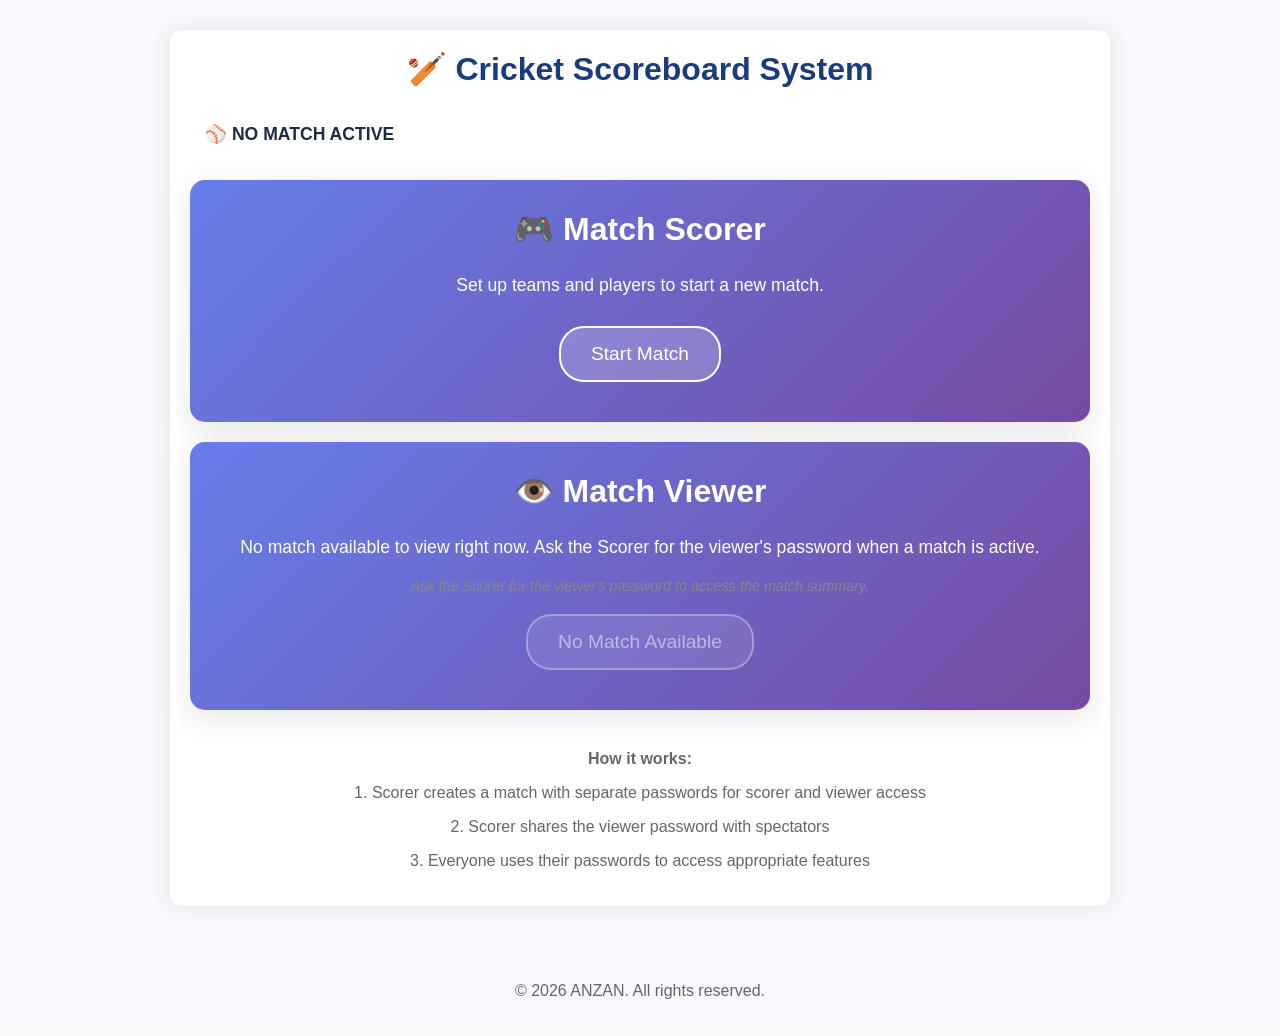
<file: index.html>
<!DOCTYPE html>
<html lang="en">
<head>
  <meta charset="UTF-8" />
  <meta name="viewport" content="width=device-width, initial-scale=1.0" />
  <title>Cricket Scoreboard System</title>
  <link rel="stylesheet" href="css/style.css" />
  <style>
    .role-card {
      background: linear-gradient(135deg, #667eea 0%, #764ba2 100%);
      color: white;
      padding: 30px;
      border-radius: 15px;
      margin: 20px 0;
      text-align: center;
      box-shadow: 0 8px 32px rgba(0,0,0,0.1);
    }
    .role-card h2 {
      margin-top: 0;
      font-size: 2em;
    }
    .role-card p {
      font-size: 1.1em;
      margin-bottom: 20px;
    }
    .btn-role {
      background: rgba(255,255,255,0.2);
      color: white;
      border: 2px solid white;
      padding: 15px 30px;
      border-radius: 25px;
      text-decoration: none;
      font-size: 1.2em;
      transition: all 0.3s ease;
      display: inline-block;
      margin: 10px;
    }
    .btn-role:hover {
      background: white;
      color: #667eea;
      transform: translateY(-2px);
    }
    .btn-role.disabled {
      background: rgba(255,255,255,0.1);
      color: rgba(255,255,255,0.5);
      cursor: not-allowed;
      border-color: rgba(255,255,255,0.3);
    }
    .status {
      background: rgba(255,255,255,0.1);
      padding: 15px;
      border-radius: 10px;
      margin: 20px 0;
      font-size: 1.1em;
    }
  </style>
</head>
<body>
  <div class="app">
    <h1>🏏 Cricket Scoreboard System</h1>
    <div id="status" class="status"><span class="status-text"></span><span class="status-action" id="statusAction"></span></div>

    <div class="role-card">
      <h2>🎮 Match Scorer</h2>
      <p id="controllerDesc">You score the match - set up teams, record runs, manage innings, and share with viewers.</p>
      <div style="display: flex; gap: 10px; justify-content: center; flex-wrap: wrap;">
        <a id="startBtn" href="match_setup.html" class="btn-role">Start Match</a>
        <a id="continueBtn" href="scorer_scoreboard.html" class="btn-role">Continue Match</a>
      </div>
    </div>

    <div class="role-card">
      <h2>👁️ Match Viewer</h2>
      <p id="viewerDesc">Watch live match updates with a clean summary interface (password required). Ask the Scorer for the viewer's password.</p>
      <p style="font-size: 0.9em; color: #888; margin: 10px 0;"><em>Ask the Scorer for the viewer's password to access the match summary.</em></p>
      <a id="viewerBtn" href="viewer_scoreboard.html" class="btn-role">View Match Summary</a>
    </div>

    <div style="text-align: center; margin-top: 40px; color: #666;">
      <p><strong>How it works:</strong></p>
      <p>1. Scorer creates a match with separate passwords for scorer and viewer access</p>
      <p>2. Scorer shares the viewer password with spectators</p>
      <p>3. Everyone uses their passwords to access appropriate features</p>
    </div>
  </div>

  <script>
    function checkAndResetDailyData() {
      const today = new Date().toDateString();
      const lastReset = localStorage.getItem('cricketLastReset');

      if (lastReset !== today) {
        // Clear all cricket data
        localStorage.removeItem('cricketSetup');
        localStorage.removeItem('cricketState');
        localStorage.removeItem('cricketResult');
        localStorage.setItem('cricketLastReset', today);
      }
    }

    function updateInterface() {
      const matchId = localStorage.getItem('currentMatchId');

      const setupRaw = localStorage.getItem('cricketSetup');
    const stateRaw = localStorage.getItem('cricketState');

    if (!setupRaw) {
      document.getElementById('status').innerHTML = `
        <strong>⚾ NO MATCH ACTIVE</strong>
      `;

      document.getElementById('controllerDesc').textContent = 'Set up teams and players to start a new match.';
      document.getElementById('startBtn').style.display = 'inline-block';
      document.getElementById('continueBtn').style.display = 'none';

      document.getElementById('viewerDesc').textContent = 'No match available to view right now. Ask the Scorer for the viewer\'s password when a match is active.';
      document.getElementById('viewerBtn').textContent = 'No Match Available';
      document.getElementById('viewerBtn').classList.add('disabled');
      document.getElementById('viewerBtn').href = '#';
      return;
    }

    const setup = JSON.parse(setupRaw);
    const state = stateRaw ? JSON.parse(stateRaw) : null;

    const teamA = setup.teamA || 'Team A';
    const teamB = setup.teamB || 'Team B';

    if (state && typeof state.runs === 'number') {
      const score = `${state.runs}/${state.wickets}`;
      const overs = `${Math.floor(state.overs)}.${state.balls}`;

      document.getElementById('statusAction').innerHTML = `<a href="viewer_scoreboard.html">View Match</a>`;
      document.querySelector('#status .status-text').innerHTML = `
        <strong>🔴 LIVE MATCH:</strong> ${teamA} vs ${teamB}<br>
        <strong>Score:</strong> ${score} | <strong>Overs:</strong> ${overs}
      `;

      document.getElementById('controllerDesc').textContent = 'Continue the live match or start a new one.';
      document.getElementById('startBtn').style.display = 'inline-block';
      document.getElementById('continueBtn').style.display = 'inline-block';
      document.getElementById('continueBtn').classList.remove('disabled');
      document.getElementById('continueBtn').href = 'scorer_scoreboard.html';

      document.getElementById('viewerBtn').classList.remove('disabled');
      document.getElementById('viewerBtn').href = 'viewer_scoreboard.html';
      document.getElementById('viewerBtn').textContent = 'View Live Match';
    } else {
      document.getElementById('statusAction').innerHTML = '';
      document.querySelector('#status .status-text').innerHTML = `
        <strong>⚽ MATCH READY:</strong> ${teamA} vs ${teamB}<br>
        Teams configured, ready to start scoring.
      `;

      document.getElementById('controllerDesc').textContent = 'Start scoring the configured match or set up a new one.';
      document.getElementById('startBtn').style.display = 'inline-block';
      document.getElementById('continueBtn').style.display = 'inline-block';
      document.getElementById('continueBtn').classList.remove('disabled');
      document.getElementById('continueBtn').href = 'scorer_scoreboard.html';

      document.getElementById('viewerBtn').classList.add('disabled');
      document.getElementById('viewerBtn').textContent = 'Match Not Started';
      document.getElementById('viewerBtn').href = '#';
    }
    }

    // Update on load
    checkAndResetDailyData();
    updateInterface();

    // Auto-refresh status every 5 seconds
    setInterval(updateInterface, 5000);
  </script>

  <footer style="text-align: center; padding: 20px; background: rgba(255,255,255,0.1); color: #666; margin-top: 40px;">
    <p>&copy; 2026 ANZAN. All rights reserved.</p>
  </footer>
</body>
</html>
</file>
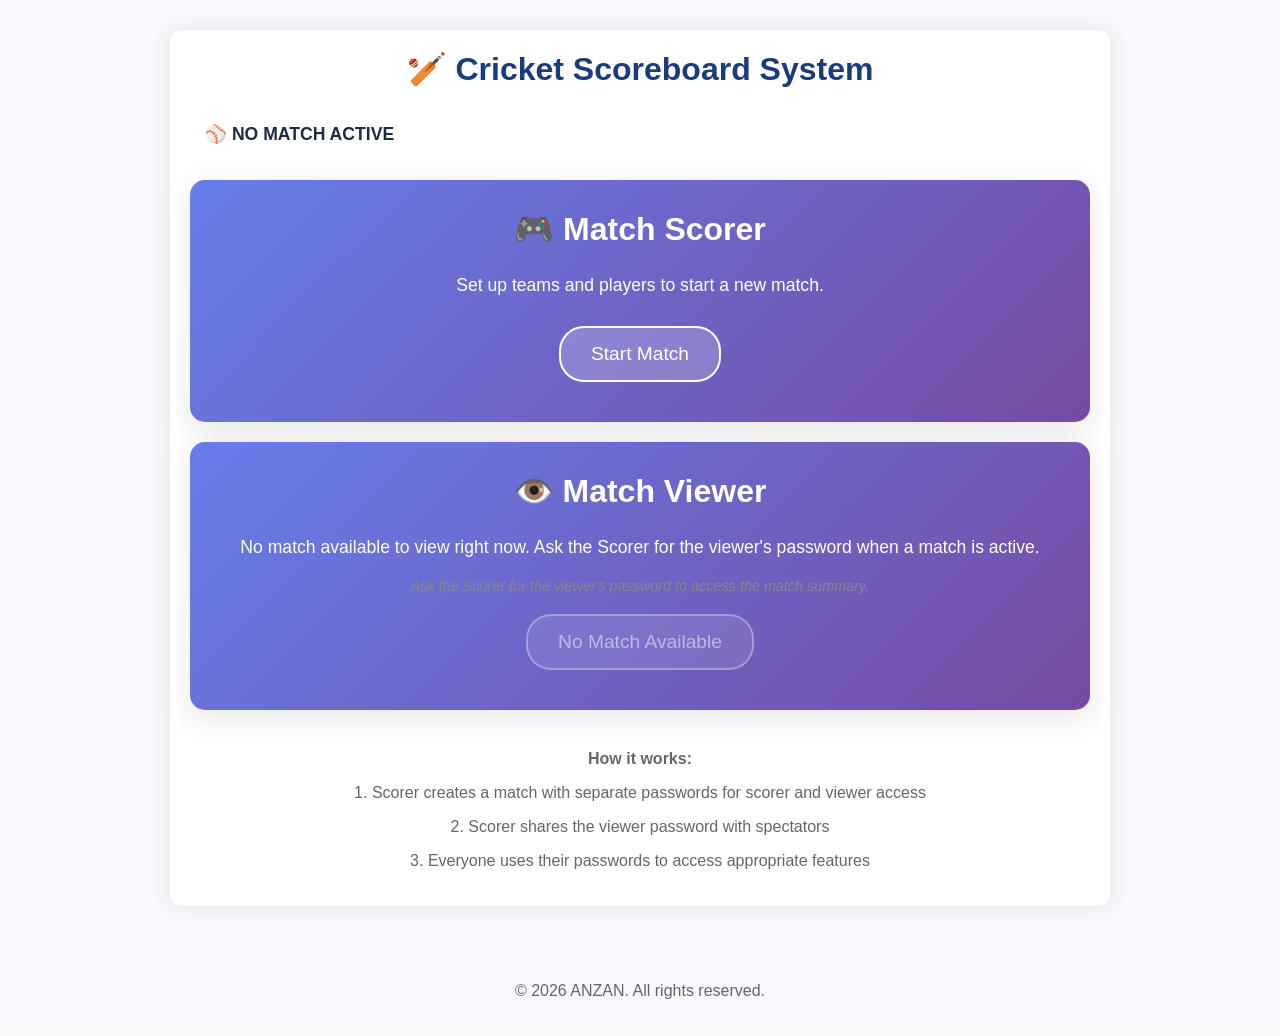
<file: controller_result.html>
<!DOCTYPE html>
<html lang="en">
<head>
  <meta charset="UTF-8" />
  <meta name="viewport" content="width=device-width, initial-scale=1.0" />
  <title>Match Result</title>
  <link rel="stylesheet" href="css/style.css" />
</head>
<body>
  <div class="app">
    <h1>Match Result</h1>
    <div class="card">
      <p id="finalResult">No match data available.</p>
      <h3>Innings Records</h3>
      <ul id="finalInningsList" class="history"></ul>
      <div style="margin-top:10px; text-align:center;">
        <a href="setup.html"><button class="btn-primary">New Match</button></a>
      </div>
    </div>
  </div>

  <script src="js/result.js"></script>

  <footer style="text-align: center; padding: 20px; background: rgba(255,255,255,0.1); color: #666; margin-top: 40px;">
    <p>&copy; 2026 ANZAN. All rights reserved.</p>
  </footer>
</body>
</html>
</file>
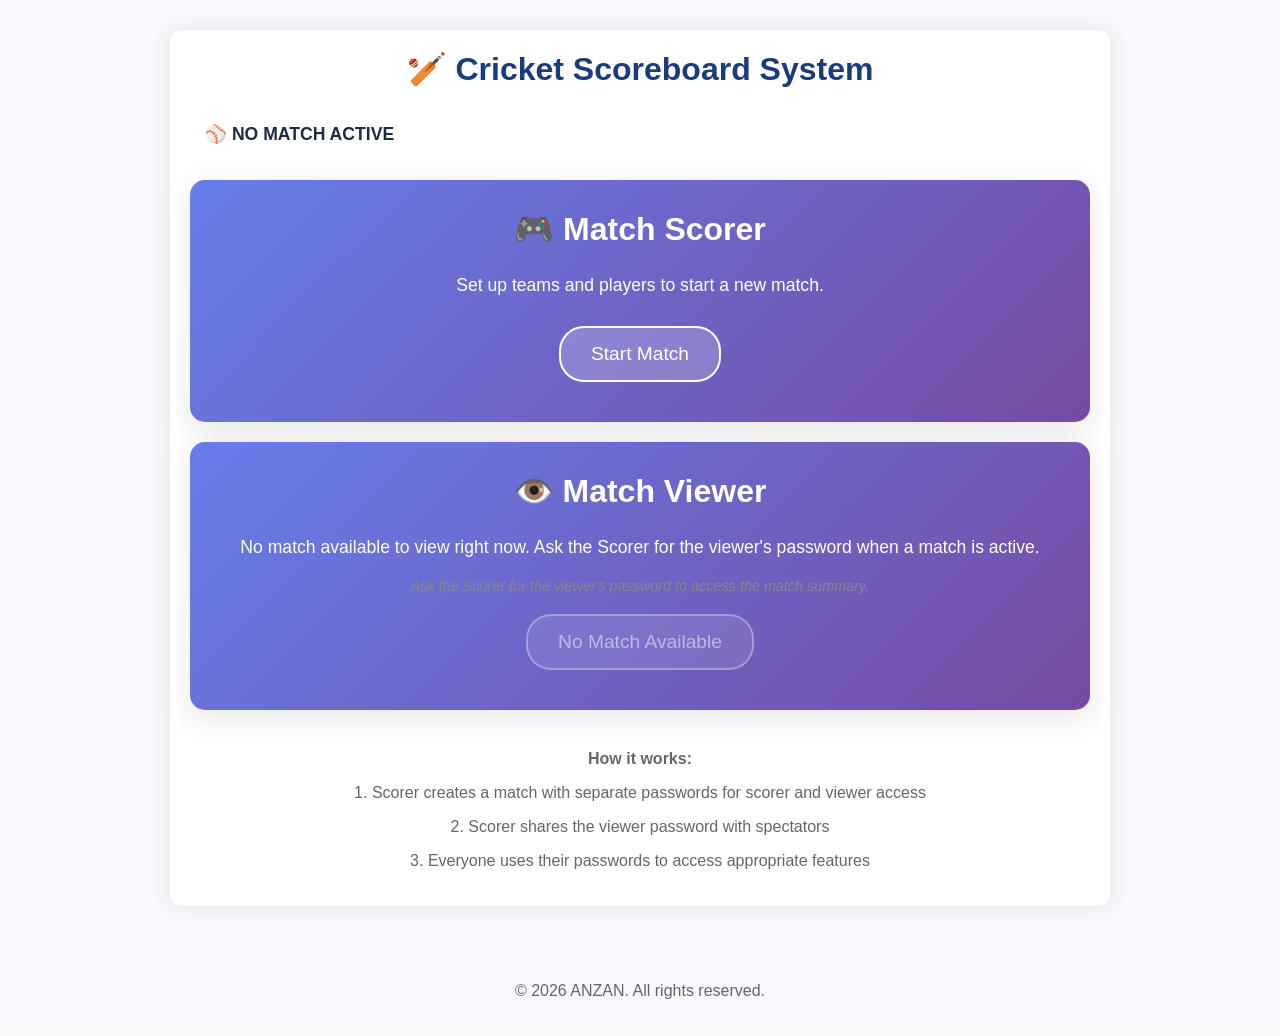
<file: controller_scoreboard.html>
<!DOCTYPE html>
<html lang="en">
<head>
  <meta charset="UTF-8" />
  <meta name="viewport" content="width=device-width, initial-scale=1.0" />
  <title>Cricket Scoreboard</title>
  <link rel="stylesheet" href="css/style.css" />
</head>
<body>
  <div class="app">
    <h1>Cricket Scoreboard</h1>
    <div class="card" id="infoCard">
      <div class="status" style="justify-content: space-between;">
        <span id="matchTeams">Team A vs Team B</span>
      </div>
      <div class="status" style="justify-content: space-between; padding-top:8px;">
        <span>Batting: <strong id="battingTeam">Team A</strong></span>
        <span>Bowling: <strong id="bowlingTeam">Team B</strong></span>
      </div>
      <div class="status" style="justify-content: space-between; padding-top:8px;">
        <span>Innings: <strong id="inningsText">1</strong></span>
        <span>Overs: <strong id="oversText">0.0</strong></span>
      </div>
      <div class="status" style="justify-content: space-between; padding-top:8px;">
        <div>
          <label class="small" for="battingPlayer1">Batsman:</label>
          <div style="display:flex; gap:8px; align-items:center;">
            <select id="battingPlayer1" class="player-input"></select>
            <select id="battingPlayer2" class="player-input"></select>
          </div>
        </div>
        <div>
          <label class="small" for="bowlerSelect">Bowler:</label>
          <select id="bowlerSelect" class="player-input"></select>
        </div>
      </div>
      <div class="scoreline" id="scoreText">0/0</div>
      <div class="small">Extras: <span id="extrasText">0</span> • Wides: <span id="widesText">0</span> • NoBalls: <span id="noballsText">0</span> • Byes: <span id="byesText">0</span> • LegByes: <span id="legbyesText">0</span></div>
    </div>

    <div class="card" style="margin-top:16px;">
      <h3>Scoring Controls</h3>
      <div class="actions" id="scoreButtons">
        <button class="btn-secondary" data-run="0">Dot</button>
        <button class="btn-secondary" data-run="1">1</button>
        <button class="btn-secondary" data-run="2">2</button>
        <button class="btn-secondary" data-run="3">3</button>
        <button class="btn-secondary" data-run="4">4</button>
        <button class="btn-secondary" data-run="5">5</button>
        <button class="btn-secondary" data-run="6">6</button>
        <button class="btn-warning" id="wicketBtn">Wicket</button>
      </div>
      <div class="actions" style="margin-top:10px;">
        <button class="btn-primary" data-extra="WIDE">Wide</button>
        <button class="btn-primary" data-extra="NOBALL">No-ball</button>
        <button class="btn-primary" data-extra="BYE">Bye</button>
        <button class="btn-primary" data-extra="LEG_BYE">Leg bye</button>
      </div>
    </div>

    <div class="card" style="margin-top:16px;">
      <h3>Last 2 overs commentary</h3>
      <div id="commentaryBox" class="small">Match started — no commentary yet.</div>
    </div>

    <div class="card" style="margin-top:16px;">
      <h3>Match Controls</h3>
      <div class="actions">
        <button id="shareBtn" class="btn-primary">Share Summary</button>
        <button id="switchInningsBtn" class="btn-secondary">Switch Innings</button>
        <button id="endMatchBtn" class="btn-danger">End Match</button>
      </div>
    </div>
  </div>

  <script src="js/scoreboard.js"></script>

  <footer style="text-align: center; padding: 20px; background: rgba(255,255,255,0.1); color: #666; margin-top: 40px;">
    <p>&copy; 2026 ANZAN. All rights reserved.</p>
  </footer>
</body>
</html>
</file>
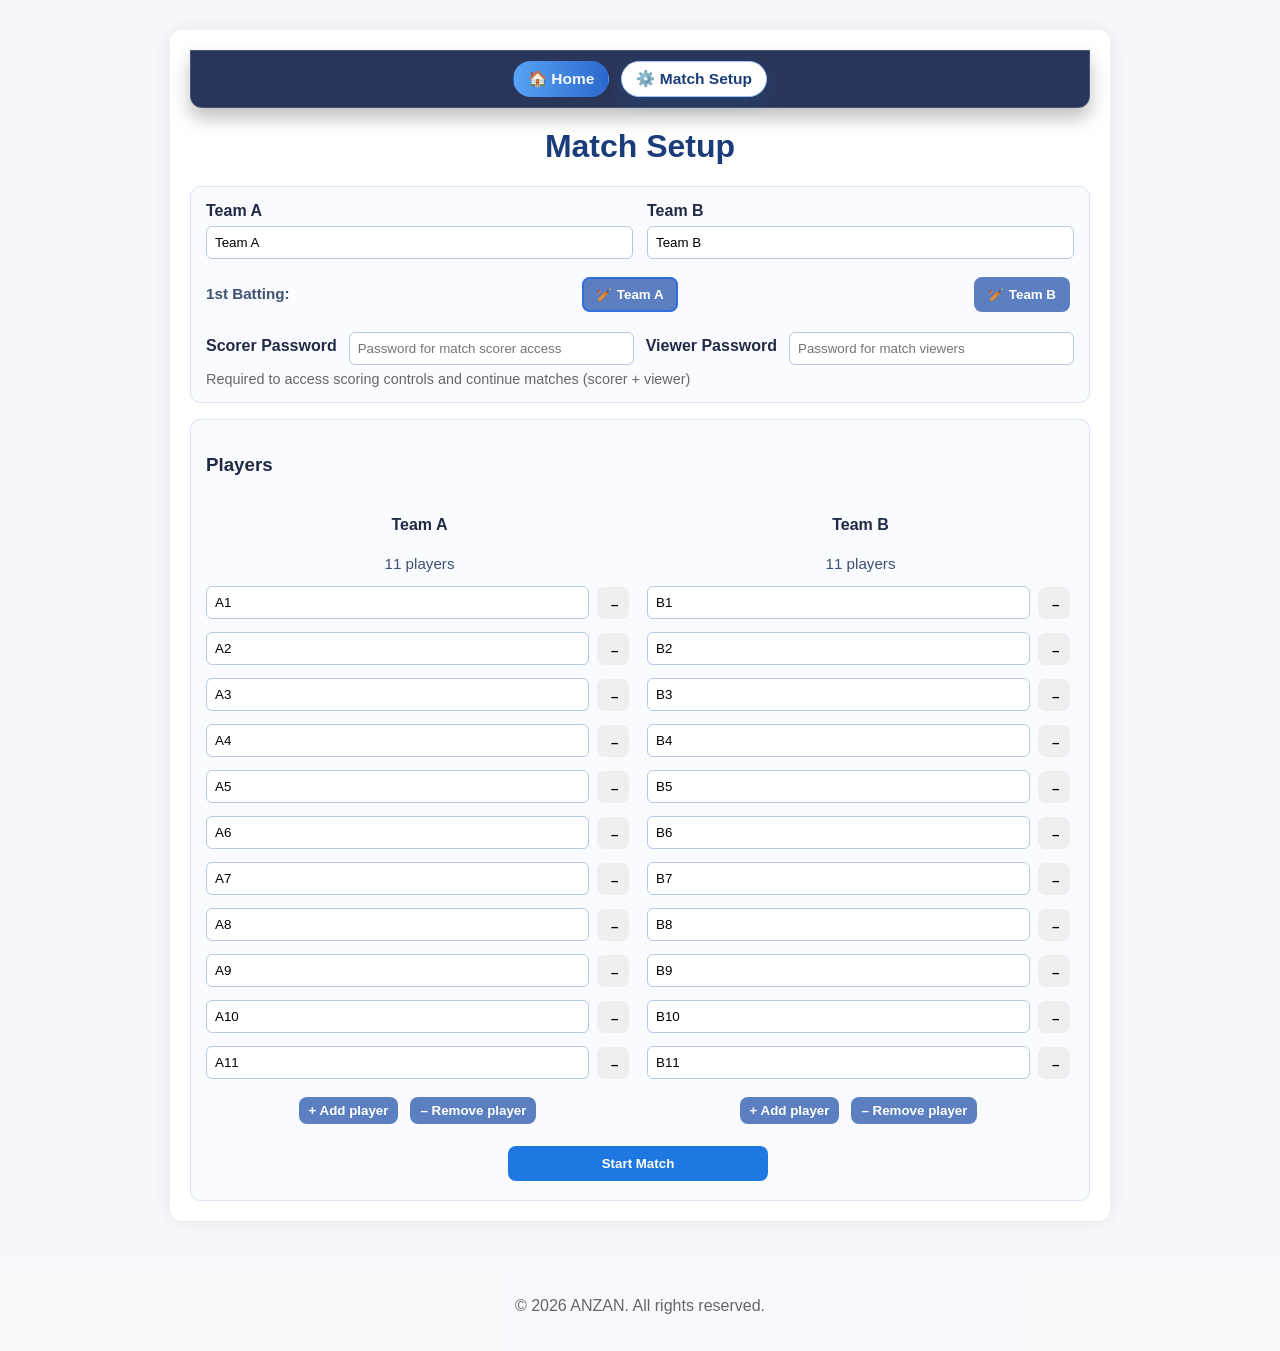
<file: match_setup.html>
<!DOCTYPE html>
<html lang="en">
<head>
  <meta charset="UTF-8" />
  <meta name="viewport" content="width=device-width, initial-scale=1.0" />
  <title>Cricket Match Setup</title>
  <link rel="stylesheet" href="css/style.css" />
</head>
<body>
  <div class="app">
    <div class="top-nav">
      <a href="index.html" class="btn-nav btn-home">🏠 Home</a>
      <span class="btn-nav active">⚙️ Match Setup</span>
    </div>
    <h1>Match Setup</h1>
    <div class="card">
      <div class="grid2">
        <div>
          <label for="teamAInput">Team A</label>
          <input type="text" id="teamAInput" class="player-input" value="Team A" />
        </div>
        <div>
          <label for="teamBInput">Team B</label>
          <input type="text" id="teamBInput" class="player-input" value="Team B" />
        </div>
      </div>
      <div style="margin-top:12px; text-align:center;" class="status">
        <span class="small">1st Batting: </span>
        <button id="firstBatA" class="btn-secondary">🏏 Team A</button>
        <button id="firstBatB" class="btn-secondary">🏏 Team B</button>
      </div>
      <div style="margin-top:16px; display:flex; align-items:center; gap:12px; flex-wrap:wrap;">
        <label for="scorerPassword">Scorer Password</label>
        <input type="text" id="scorerPassword" class="player-input" placeholder="Password for match scorer access" style="flex: 1; min-width:220px;" />
        <label for="viewerPassword">Viewer Password</label>
        <input type="text" id="viewerPassword" class="player-input" placeholder="Password for match viewers" style="flex: 1; min-width:220px;" />
      </div>
      <div style="margin-top:6px; color:#666; font-size:0.9em;">Required to access scoring controls and continue matches (scorer + viewer)</div>
    </div>

    <div class="card" style="margin-top:16px;">
      <h3>Players</h3>
      <div class="grid2" style="text-align:center;">
        <div>
          <h4 id="teamAHeader">Team A</h4>
          <div style="margin-bottom:8px;"><span id="teamAPlayerCount" class="small">11 players</span></div>
          <div id="teamAPlayers"></div>
          <div style="margin-top:8px; display:flex; justify-content:center; gap:8px;">
            <button type="button" id="teamAAdd" class="btn-secondary" style="padding:6px 10px;">+ Add player</button>
            <button type="button" id="teamARemove" class="btn-secondary" style="padding:6px 10px;">– Remove player</button>
          </div>
        </div>
        <div>
          <h4 id="teamBHeader">Team B</h4>
          <div style="margin-bottom:8px;"><span id="teamBPlayerCount" class="small">11 players</span></div>
          <div id="teamBPlayers"></div>
          <div style="margin-top:8px; display:flex; justify-content:center; gap:8px;">
            <button type="button" id="teamBAdd" class="btn-secondary" style="padding:6px 10px;">+ Add player</button>
            <button type="button" id="teamBRemove" class="btn-secondary" style="padding:6px 10px;">– Remove player</button>
          </div>
        </div>
      </div>
      <div style="margin-top:12px; text-align:center;">
        <button id="startBtn" class="btn-primary full-width" style="max-width:260px;">Start Match</button>
      </div>
    </div>
  </div>

  <script src="js/setup.js"></script>

  <footer style="text-align: center; padding: 20px; background: rgba(255,255,255,0.1); color: #666; margin-top: 40px;">
    <p>&copy; 2026 ANZAN. All rights reserved.</p>
  </footer>
</body>
</html>
</file>
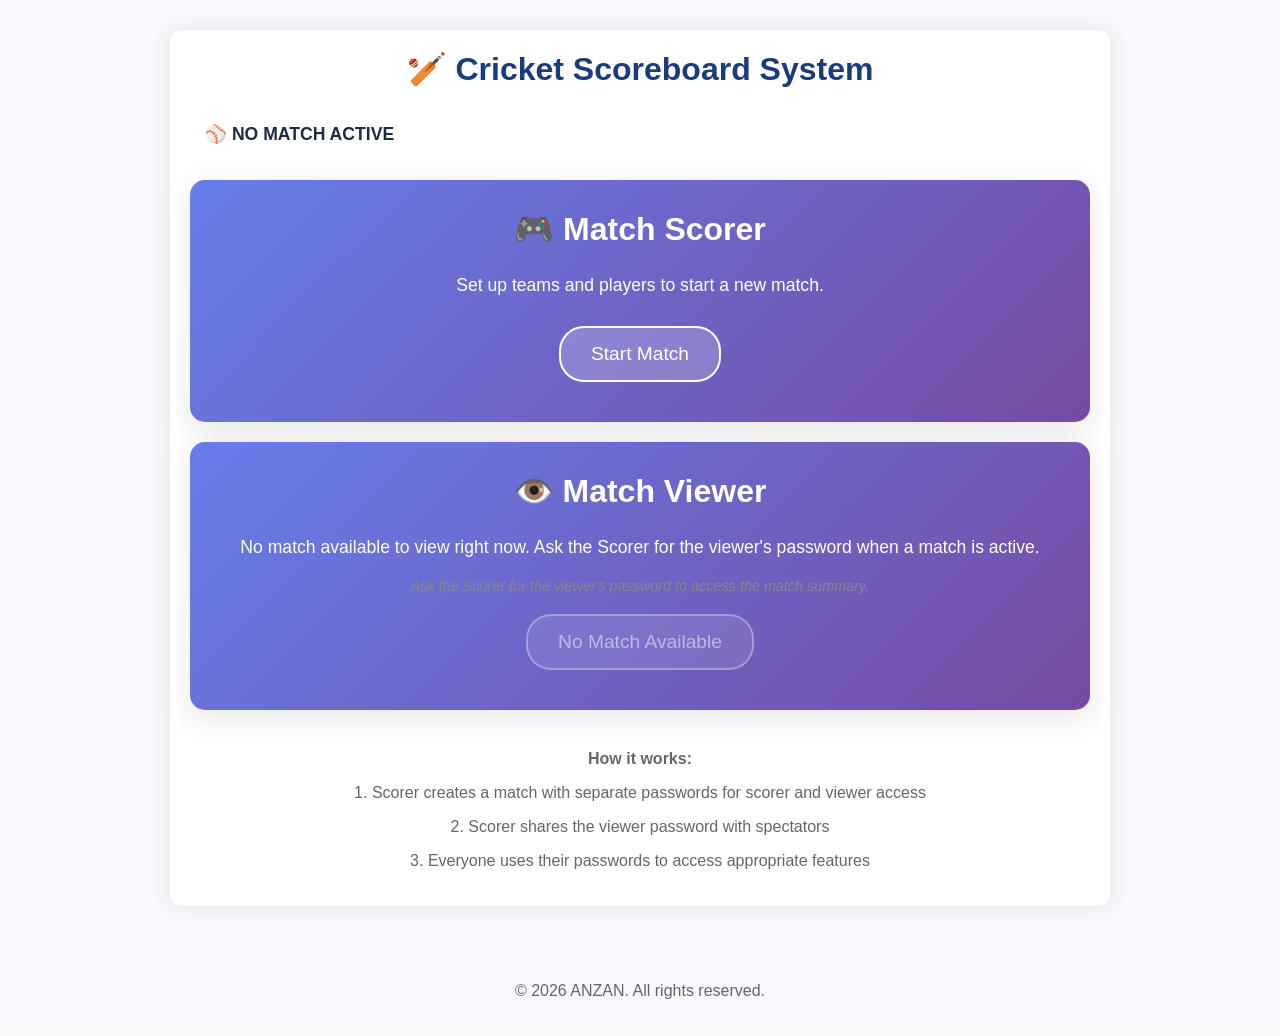
<file: result.html>
<!DOCTYPE html>
<html lang="en">
<head>
  <meta charset="UTF-8" />
  <meta name="viewport" content="width=device-width, initial-scale=1.0" />
  <title>Match Result</title>
  <link rel="stylesheet" href="css/style.css" />
</head>
<body>
  <div class="app">
    <h1>Match Result</h1>
    <div class="card">
      <p id="finalResult">No match data available.</p>
      <h3>Innings Records</h3>
      <ul id="finalInningsList" class="history"></ul>
      <div style="margin-top:10px; text-align:center;">
        <a href="setup.html"><button class="btn-primary">New Match</button></a>
      </div>
    </div>
  </div>

  <script src="js/result.js"></script>
</body>
</html>
</file>
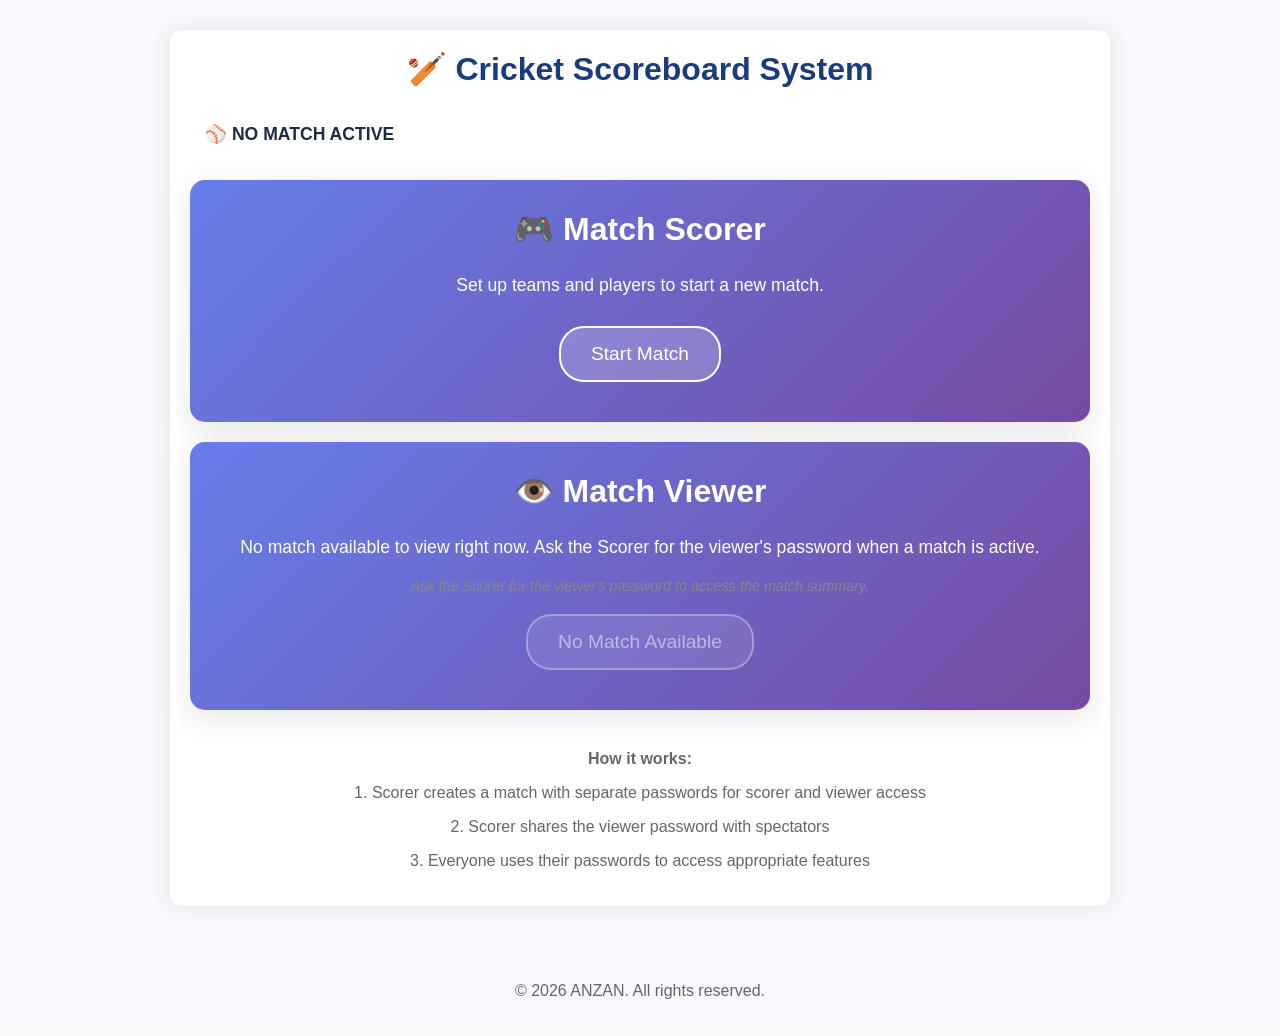
<file: scoreboard.html>
<!DOCTYPE html>
<html lang="en">
<head>
  <meta charset="UTF-8" />
  <meta name="viewport" content="width=device-width, initial-scale=1.0" />
  <title>Cricket Scoreboard</title>
  <link rel="stylesheet" href="css/style.css" />
</head>
<body>
  <div class="app">
    <h1>Cricket Scoreboard</h1>
    <div class="card" id="infoCard">
      <div class="status" style="justify-content: space-between;">
        <span id="matchTeams">Team A vs Team B</span>
        <span id="currentBatting">Batting: Team A</span>
      </div>
      <div class="status" style="justify-content: space-between; padding-top:8px;">
        <span>Innings: <strong id="inningsText">1</strong></span>
        <span>Overs: <strong id="oversText">0.0</strong></span>
      </div>
      <div class="scoreline" id="scoreText">0/0</div>
      <div class="small">Extras: <span id="extrasText">0</span> • Wides: <span id="widesText">0</span> • NoBalls: <span id="noballsText">0</span> • Byes: <span id="byesText">0</span> • LegByes: <span id="legbyesText">0</span></div>
    </div>

    <div class="card" style="margin-top:16px;">
      <h3>Scoring Controls</h3>
      <div class="actions" id="scoreButtons">
        <button class="btn-secondary" data-run="0">Dot</button>
        <button class="btn-secondary" data-run="1">1</button>
        <button class="btn-secondary" data-run="2">2</button>
        <button class="btn-secondary" data-run="3">3</button>
        <button class="btn-secondary" data-run="4">4</button>
        <button class="btn-secondary" data-run="5">5</button>
        <button class="btn-secondary" data-run="6">6</button>
        <button class="btn-warning" id="wicketBtn">Wicket</button>
      </div>
      <div class="actions" style="margin-top:10px;">
        <button class="btn-primary" data-extra="WIDE">Wide</button>
        <button class="btn-primary" data-extra="NOBALL">No-ball</button>
        <button class="btn-primary" data-extra="BYE">Bye</button>
        <button class="btn-primary" data-extra="LEG_BYE">Leg bye</button>
      </div>
    </div>

    <div class="card" style="margin-top:16px;">
      <h3>Match Progress</h3>
      <div id="inningsSummary" class="small">No previous innings yet.</div>
      <ul class="history" id="historyList"></ul>
    </div>

    <div class="card" style="margin-top:16px;">
      <h3>Actions</h3>
      <div class="actions">
        <button id="switchInningsBtn" class="btn-secondary">Switch Innings</button>
        <button id="endMatchBtn" class="btn-danger">End Match</button>
      </div>
    </div>
  </div>

  <script src="js/scoreboard.js"></script>
</body>
</html>
</file>
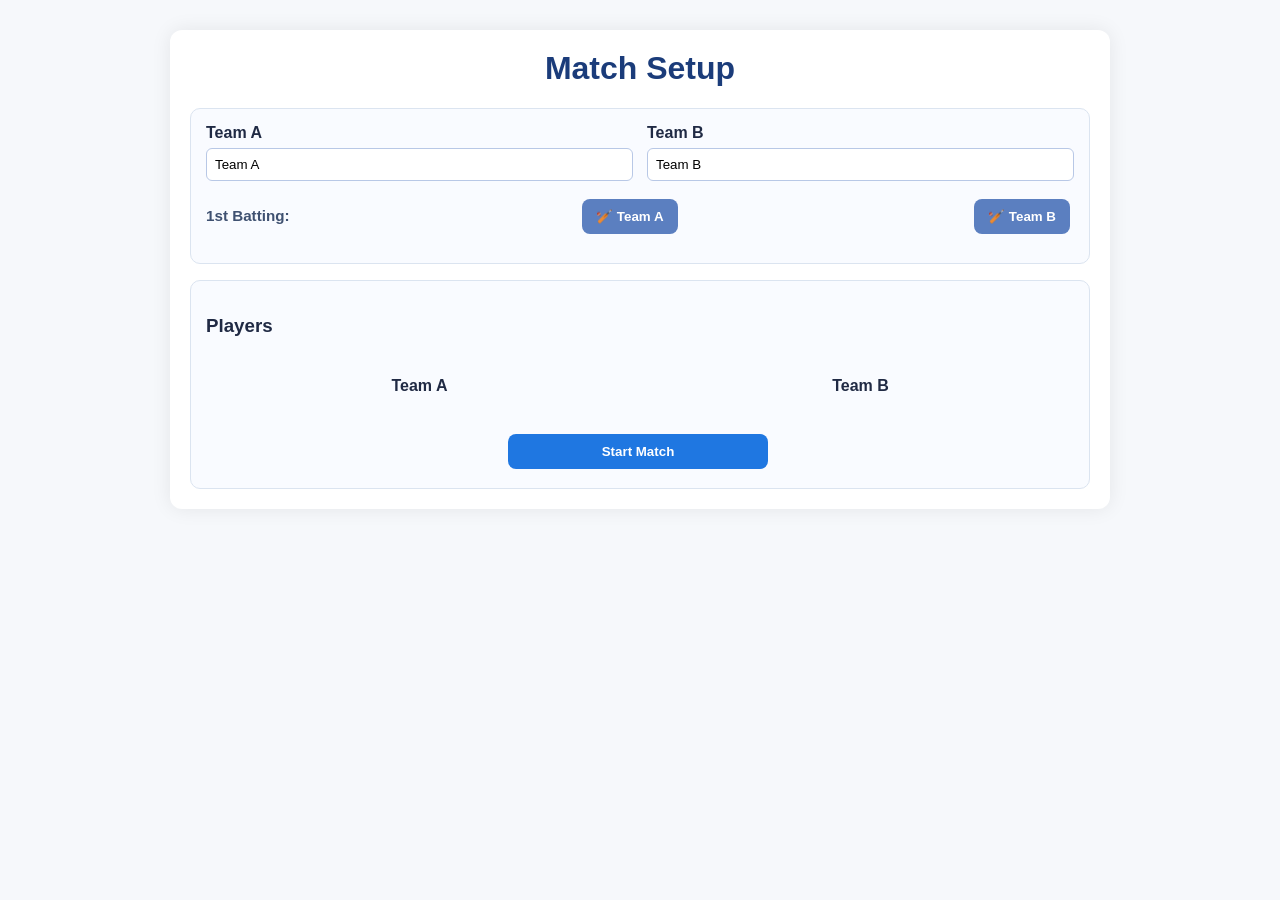
<file: setup.html>
<!DOCTYPE html>
<html lang="en">
<head>
  <meta charset="UTF-8" />
  <meta name="viewport" content="width=device-width, initial-scale=1.0" />
  <title>Cricket Match Setup</title>
  <link rel="stylesheet" href="css/style.css" />
</head>
<body>
  <div class="app">
    <h1>Match Setup</h1>
    <div class="card">
      <div class="grid2">
        <div>
          <label for="teamAInput">Team A</label>
          <input type="text" id="teamAInput" class="player-input" value="Team A" />
        </div>
        <div>
          <label for="teamBInput">Team B</label>
          <input type="text" id="teamBInput" class="player-input" value="Team B" />
        </div>
      </div>
      <div style="margin-top:12px; text-align:center;" class="status">
        <span class="small">1st Batting: </span>
        <button id="firstBatA" class="btn-secondary">🏏 Team A</button>
        <button id="firstBatB" class="btn-secondary">🏏 Team B</button>
      </div>
    </div>

    <div class="card" style="margin-top:16px;">
      <h3>Players</h3>
      <div class="grid2" style="text-align:center;">
        <div>
          <h4>Team A</h4>
          <div id="teamAPlayers"></div>
        </div>
        <div>
          <h4>Team B</h4>
          <div id="teamBPlayers"></div>
        </div>
      </div>
      <div style="margin-top:12px; text-align:center;">
        <button id="startBtn" class="btn-primary full-width" style="max-width:260px;">Start Match</button>
      </div>
    </div>
  </div>

  <script src="js/setup.js"></script>
</body>
</html>
</file>
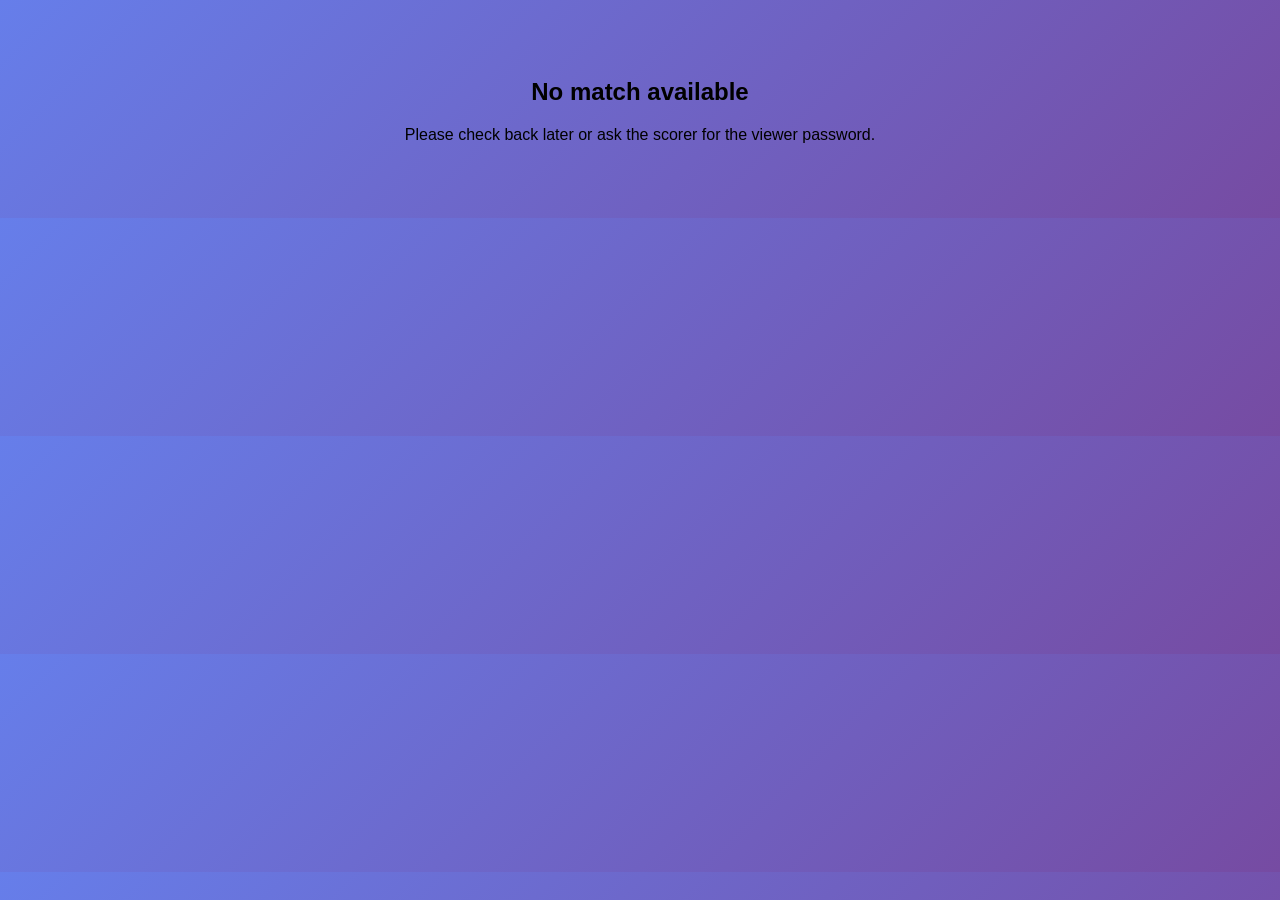
<file: viewer_scoreboard.html>
<!DOCTYPE html>
<html lang="en">
<head>
  <meta charset="UTF-8" />
  <meta name="viewport" content="width=device-width, initial-scale=1.0" />
  <title>Match Summary</title>
  <link rel="stylesheet" href="css/summary.css" />
</head>
<body>
  <div class="app">
    <div class="top-nav">
      <a href="index.html" class="btn-nav btn-home">🏠 Home</a>
      <span class="btn-nav active">👁️ Match Viewer</span>
    </div>
    <h1>Live Match Summary</h1>
    <div class="card summary-card">
      <div class="status" style="justify-content: space-between; font-size: 1.2em;">
        <span id="matchTeams">Team A vs Team B</span>
        <span id="liveIndicator" class="live">🔴 LIVE</span>
      </div>
      <div class="status" style="justify-content: space-between; padding-top:8px; font-size: 1.1em;">
        <span>Batting: <strong id="battingTeam">Team A</strong></span>
        <span>Bowling: <strong id="bowlingTeam">Team B</strong></span>
      </div>
      <div class="status" style="justify-content: space-between; padding-top:8px;">
        <span>Innings: <strong id="inningsText">1</strong></span>
        <span>Overs: <strong id="oversText">0.0</strong></span>
      </div>
      <div class="scoreline large" id="scoreText">0/0</div>
      <div class="small extras">Extras: <span id="extrasText">0</span> • Wides: <span id="widesText">0</span> • NoBalls: <span id="noballsText">0</span> • Byes: <span id="byesText">0</span> • LegByes: <span id="legbyesText">0</span></div>
    </div>

    <div class="card commentary-card">
      <h3>Recent Commentary</h3>
      <div id="commentaryBox" class="commentary">Match started — no commentary yet.</div>
    </div>

    <div class="refresh-notice">
      <p>🔄 Auto-refresh every 10 seconds • <button id="refreshBtn" style="background:none; border:none; color:#667eea; text-decoration:underline; cursor:pointer;">Refresh Now</button></p>
    </div>
  </div>

  <script src="js/summary.js"></script>

  <footer style="text-align: center; padding: 20px; background: rgba(0,0,0,0.1); color: #666; margin-top: 40px;">
    <p>&copy; 2026 ANZAN. All rights reserved.</p>
  </footer>
</body>
</html>
</file>
<file: css/style.css>
body { font-family: 'Segoe UI', Tahoma, Geneva, Verdana, sans-serif; margin: 0; padding: 0; background: #f6f8fb; color: #202a44; }
.app { max-width: 900px; margin: 30px auto; background: #fff; border-radius: 12px; box-shadow: 0 0 20px rgba(0,0,0,.08); padding: 20px; }
h1 { margin-top: 0; text-align: center; color: #1b3c7a; }
.grid2 { display: grid; grid-template-columns: 1fr 1fr; gap: 14px; }
.card { background: #f9fbff; border: 1px solid #dbe4f0; border-radius: 10px; padding: 15px; }
#infoCard { background: linear-gradient(170deg, #0a5ad2 0%, #2b8dfe 40%, #56b8ff 100%); color: #fff; border: 1px solid rgba(255,255,255,0.5); box-shadow: 0 10px 30px rgba(0,0,70,0.2); }
#infoCard h3, #infoCard .small, #infoCard .status span, #infoCard .status strong { color: #fff; }
#infoCard .scoreline { font-size: 3.5rem; color: #ffffff; text-shadow: 0 2px 10px rgba(0,0,0,0.35); }
#infoCard .player-input { border: 1px solid rgba(255,255,255,0.4); background: rgba(255,255,255,0.2); color: #fff; }
#battingCard { position: sticky; top: 10px; z-index: 2; box-shadow: 0 0 10px rgba(0,0,0,.08); }
label { display:block; margin-bottom:6px; font-weight:600; }.scoreboard-main { display: flex; flex-direction: column; gap: 16px; }
.scoreboard-hero { background: linear-gradient(135deg, #2e72d5 0%, #316eaa 100%); border-radius: 12px; color: #fff; padding: 18px 20px; box-shadow: 0 8px 20px rgba(0,0,0,0.16); }
.scoreboard-hero h1 { margin: 0 0 4px; font-size: 1.5rem; }
.scoreboard-hero p { margin: 0; opacity: 0.92; font-size: 0.95rem; }
.scoreboard-content { display: flex; flex-direction: column; gap: 14px; }
@media (max-width: 800px) { .scoreboard-hero { padding: 14px 14px; } .scoreboard-hero h1 { font-size: 1.25rem; } }input[type=text] { width:100%; padding:8px; border:1px solid #b8c8e6; border-radius:6px; }
button { border: none; border-radius: 8px; padding: 10px 14px; margin: 6px 4px 4px 0; font-weight:600; cursor:pointer; transition:.13s ease; }
button:hover { transform: translateY(-1px); }
.top-nav { position: sticky; top: 0; z-index: 999; display: flex; justify-content: center; gap: 12px; align-items: center; flex-wrap: wrap; background: rgba(12, 27, 66, 0.88); backdrop-filter: blur(12px); border-radius: 0 0 12px 12px; padding: 10px 14px; box-shadow: 0 10px 18px rgba(0,0,0,0.25); margin-bottom: 20px; border: 1px solid rgba(255,255,255,0.16); }
.top-nav a, .top-nav .btn-nav { font-size: 0.97rem; font-weight: 700; color: #f3f8ff; text-decoration: none; border-radius: 999px; padding: 8px 14px; border: 1px solid transparent; transition: .2s ease-in-out; display: inline-flex; align-items: center; gap: 6px; }
.top-nav a:hover, .top-nav .btn-nav:hover { background: rgba(255,255,255,0.2); box-shadow: 0 6px 14px rgba(0,0,0,0.2); transform: translateY(-1px); }
.top-nav .btn-nav.active { background: #fff; color: #1b3d7a; border-color: #a3c4f7; box-shadow: 0 6px 16px rgba(30, 95, 175, 0.25); }
.top-nav .btn-nav.active:hover { background: #fff; }
.btn-home { background: linear-gradient(90deg, #57a3f5 0%, #2c68cc 100%); color: white; border-radius: 999px; padding: 8px 14px; font-weight:700; text-decoration:none; display:inline-flex; align-items:center; gap:6px; border: 1px solid rgba(255,255,255,0.4); }
.btn-home:hover { background: linear-gradient(90deg, #3c8ae3 0%, #2154a9 100%); }
.btn-primary { background: #1f77e1; color: #fff; }
.btn-primary:disabled { opacity:.65; cursor:not-allowed; }
.btn-secondary { background: #5b7fc0; color: #fff; }
.btn-warning { background: #ff9e19; color:#fff; }
.btn-danger { background: #de3a34; color:#fff; }
.status { display:flex; align-items:center; justify-content: space-between; gap:12px; margin-bottom:10px; font-weight:700; }
.status .status-text { flex: 1; }
.status .status-action { margin-left: 10px; }
.status-action a { padding: 6px 10px; border-radius: 8px; background: #ffeaa2; color: #2d3436; font-weight: 700; text-decoration:none; border: 1px solid #fdcb6e; transition: .2s; }
.status-action a:hover { background: #fdcb6e; }
.scoreline { font-size: 3rem; font-weight:800; text-align:center; margin:12px 0; color:#132654; }
.small { font-size:.95rem; color:#3f5171; }
.actions { margin-top:10px; }
.history { max-height:200px; overflow:auto; background:#f0f4fa; border-radius:8px; border:1px solid #d3e0f3; padding:8px; font-size:.9rem; }
.history li { margin:2px 0; }
.full-width { width: 100%; }
.player-input { width: 100%; box-sizing: border-box; padding: 6px 8px; border: 1px solid #b8c8e6; border-radius: 6px; }
.btn-active { box-shadow: inset 0 0 0 2px rgba(0, 87, 255, 0.45); }

@media (max-width: 800px) {
  .grid2 { grid-template-columns: 1fr; }
  #battingCard { position: static; }
}

@media (max-width: 600px) {
  .app { margin: 10px; padding: 15px; }
  h1 { font-size: 1.5rem; }
  .card { padding: 12px; }
  button { padding: 12px 16px; font-size: 16px; }
  .scoreline { font-size: 2.5rem; }
  input[type=text], .player-input { font-size: 16px; padding: 10px; }
  .status { flex-wrap: wrap; justify-content: center; align-items: center; gap: 8px; }
  .history { max-height: 150px; }
}

@media (max-width: 480px) {
  .app { margin: 5px; padding: 10px; }
  h1 { font-size: 1.3rem; margin-bottom: 15px; }
  .card { padding: 10px; margin-bottom: 10px; }
  .scoreline { font-size: 2rem; margin: 8px 0; }
  button { padding: 14px 18px; margin: 4px 2px; }
  .grid2 { gap: 10px; }
}
</file>
<file: css/summary.css>
/* Summary specific styles */
body {
  background: linear-gradient(135deg, #667eea 0%, #764ba2 100%);
  font-family: 'Segoe UI', Tahoma, Geneva, Verdana, sans-serif;
}

.app {
  max-width: 800px;
  margin: 0 auto;
  padding: 20px;
}

h1 {
  text-align: center;
  color: white;
  margin-bottom: 30px;
  text-shadow: 2px 2px 4px rgba(0,0,0,0.3);
}

.card {
  background: white;
  border-radius: 15px;
  padding: 25px;
  margin-bottom: 20px;
  box-shadow: 0 8px 32px rgba(0,0,0,0.1);
  border: 1px solid rgba(255,255,255,0.2);
}

.summary-card {
  background: linear-gradient(135deg, #fff 0%, #f8f9fa 100%);
}

.scoreline.large {
  font-size: 3em;
  font-weight: bold;
  text-align: center;
  color: #2c3e50;
  margin: 20px 0;
  text-shadow: 1px 1px 2px rgba(0,0,0,0.1);
}

.status {
  display: flex;
  justify-content: space-between;
  align-items: center;
  margin-bottom: 10px;
}

.live {
  color: #e74c3c;
  font-weight: bold;
  animation: pulse 2s infinite;
}

@keyframes pulse {
  0% { opacity: 1; }
  50% { opacity: 0.5; }
  100% { opacity: 1; }
}

@media (max-width: 600px) {
  .app {
    padding: 10px;
  }
  
  h1 {
    font-size: 1.5rem;
    margin-bottom: 20px;
  }
  
  .card {
    padding: 15px;
    margin-bottom: 15px;
  }
  
  .scoreline.large {
    font-size: 2.5em;
    margin: 15px 0;
  }
  
  .status {
    flex-direction: column;
    align-items: flex-start;
    gap: 8px;
  }
}

@media (max-width: 480px) {
  .app {
    padding: 5px;
  }
  
  h1 {
    font-size: 1.3rem;
    margin-bottom: 15px;
  }
  
  .card {
    padding: 12px;
  }
  
  .scoreline.large {
    font-size: 2em;
    margin: 10px 0;
  }
}

.extras {
  text-align: center;
  font-size: 0.9em;
  color: #7f8c8d;
}

.commentary-card {
  background: #f8f9fa;
}

.commentary-card h3 {
  margin-top: 0;
  color: #2c3e50;
  border-bottom: 2px solid #3498db;
  padding-bottom: 10px;
}

.commentary {
  background: #fff;
  border: 1px solid #e9ecef;
  border-radius: 8px;
  padding: 15px;
  max-height: 300px;
  overflow-y: auto;
  font-family: monospace;
  line-height: 1.6;
  white-space: pre-line;
}

.refresh-notice {
  text-align: center;
  color: white;
  font-size: 0.9em;
  margin-top: 20px;
  opacity: 0.8;
}

/* Responsive */
@media (max-width: 600px) {
  .app {
    padding: 10px;
  }

  .scoreline.large {
    font-size: 2.5em;
  }

  .card {
    padding: 20px;
  }
}
</file>
